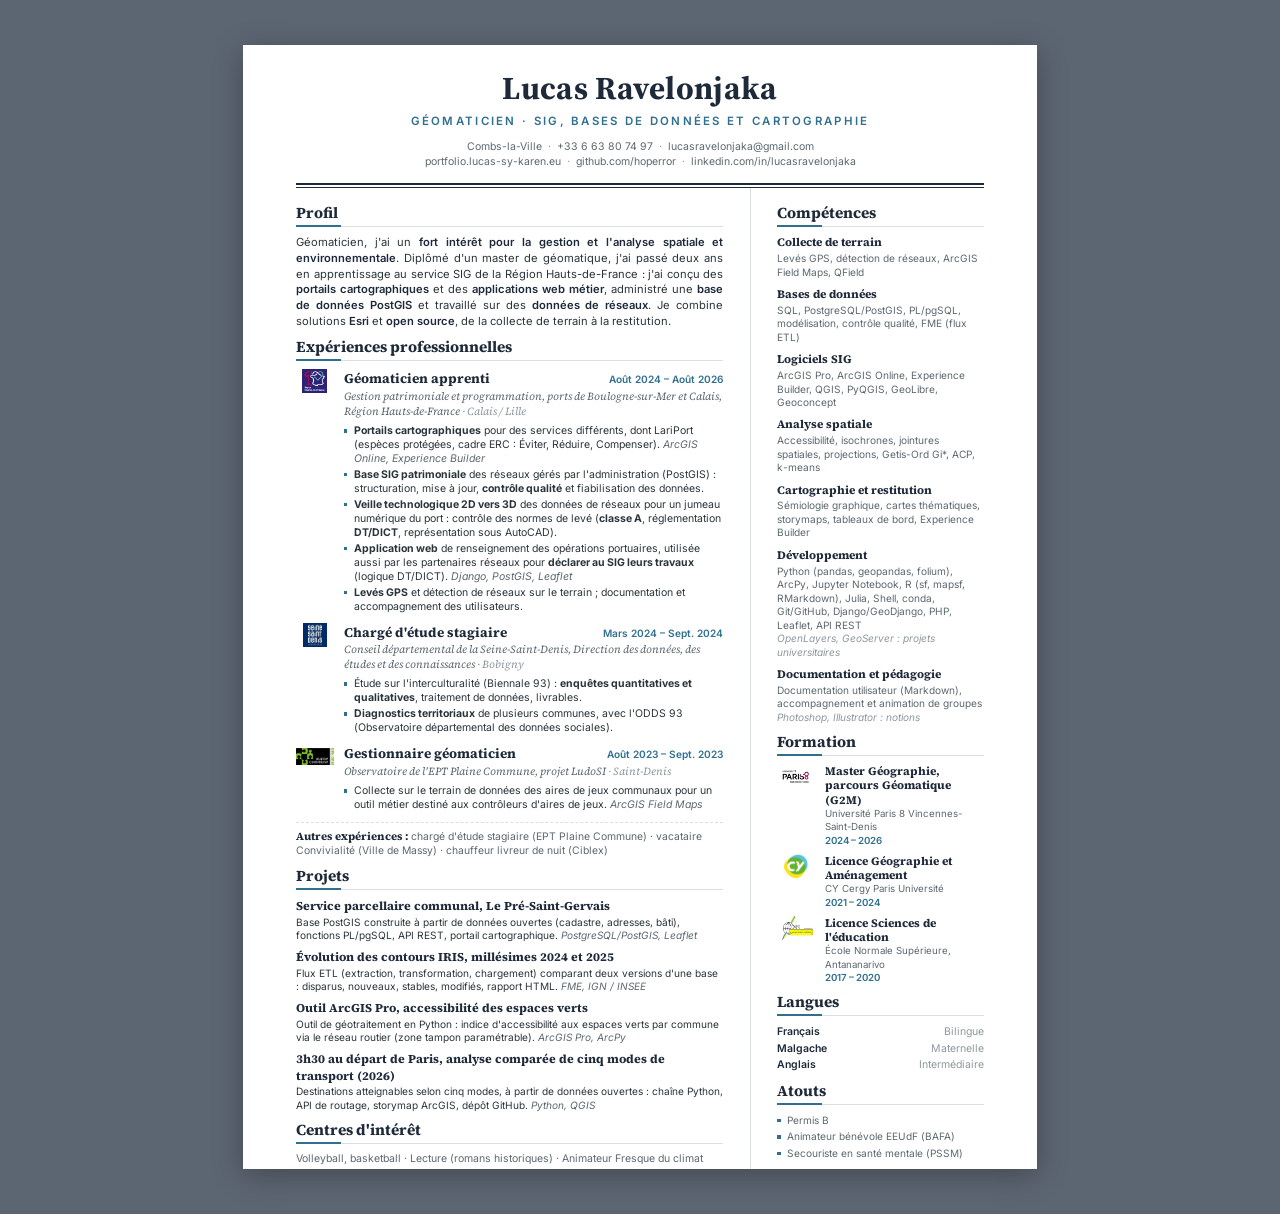
<file: cv.html>
<!DOCTYPE html>
<html lang="fr">
<head>
<meta charset="UTF-8">
<meta name="viewport" content="width=device-width, initial-scale=1.0">
<title>CV, Lucas Ravelonjaka, Géomaticien</title>
<link rel="preconnect" href="https://fonts.googleapis.com">
<link rel="preconnect" href="https://fonts.gstatic.com" crossorigin>
<link href="https://fonts.googleapis.com/css2?family=Source+Serif+4:ital,opsz,wght@0,8..60,400;0,8..60,600;0,8..60,700;1,8..60,400&family=Inter:wght@400;500;600&display=swap" rel="stylesheet">
<style>
  :root{
    --ink:#1E2A3A;
    --accent:#2F6F8F;
    --text:#2A353B;
    --slate:#5C686F;
    --faint:#8D989E;
    --hair:#D9DFE2;
  }
  html,body{ background:#5c6572; margin:0; }
  .page{
    width:210mm; min-height:297mm; margin:12mm auto; background:#fff;
    color:var(--text); font-family:"Inter",sans-serif; line-height:1.38;
    box-shadow:0 6px 28px rgba(0,0,0,.28);
    display:flex; flex-direction:column;
  }
  .page ul{ list-style:none; margin:0; padding:0; }

  .head{ position:relative; text-align:center; padding:7mm 14mm 0; }
  .name{ font-family:"Source Serif 4",Georgia,serif; font-weight:700; font-size:24pt; letter-spacing:.01em; color:var(--ink); line-height:1.05; }
  .title{ font-size:8.6pt; letter-spacing:.2em; text-transform:uppercase; color:var(--accent); font-weight:600; margin-top:2.2mm; }
  .contact{ font-size:7.9pt; color:var(--slate); margin-top:2.4mm; line-height:1.5; }
  .contact a{ color:inherit; text-decoration:none; }
  .contact .sep{ color:var(--faint); margin:0 6px; }
  .dbl{ margin:3.4mm 0 0; border-top:2px solid var(--ink); position:relative; height:3px; }
  .dbl::after{ content:""; position:absolute; left:0; right:0; top:2px; border-top:1px solid var(--ink); }

  .body{ flex:1; display:grid; grid-template-columns:1fr 62mm; padding:0 14mm; column-gap:7mm; }
  .main{ padding:4.5mm 0 0.5mm; }
  .side{ padding:4.5mm 0 0.5mm 7mm; border-left:1px solid var(--hair); }

  .sec{ margin-bottom:2.5mm; }
  .sec:last-child{ margin-bottom:0; }
  .sh{ font-family:"Source Serif 4",Georgia,serif; font-weight:700; font-size:11.5pt; color:var(--ink); line-height:1.1;
    padding-bottom:1.1mm; margin-bottom:2.2mm; border-bottom:1px solid var(--hair); position:relative; }
  .sh::after{ content:""; position:absolute; left:0; bottom:-1px; width:12mm; height:2px; background:var(--accent); }

  .profil{ font-size:8.4pt; line-height:1.4; text-align:justify; margin:0; }
  .profil b{ color:var(--ink); font-weight:600; }

  img.mono{ flex:0 0 auto; width:10mm; height:6.4mm; object-fit:contain; margin-right:2.6mm; }

  .xp{ display:flex; align-items:flex-start; margin-bottom:1.9mm; }
  .xp:last-child{ margin-bottom:0; }
  .xp-c{ flex:1 1 auto; min-width:0; }
  .xp-top{ display:flex; justify-content:space-between; align-items:baseline; gap:8px; }
  .xp-role{ font-family:"Source Serif 4",Georgia,serif; font-weight:700; font-size:10pt; color:var(--ink); }
  .xp-date{ font-size:7.6pt; color:var(--accent); font-weight:600; white-space:nowrap; }
  .xp-org{ font-family:"Source Serif 4",Georgia,serif; font-style:italic; font-size:8.2pt; color:var(--slate); margin:1px 0 1.4mm; }
  .xp-org .loc{ color:var(--faint); }
  .xp-c li{ font-size:7.9pt; color:var(--text); line-height:1.33; padding-left:10px; position:relative; margin-bottom:0.5mm; }
  .xp-c li::before{ content:""; position:absolute; left:0; top:5px; width:3.5px; height:3.5px; background:var(--accent); }
  .tech{ color:var(--slate); font-style:italic; }

  .autres{ font-size:7.8pt; color:var(--slate); margin-top:2mm; padding-top:1.6mm; border-top:1px dashed var(--hair); line-height:1.4; }
  .autres b{ font-family:"Source Serif 4",Georgia,serif; font-weight:700; color:var(--ink); font-size:8.2pt; }
  .proj{ margin-bottom:1.7mm; }
  .proj:last-child{ margin-bottom:0; }
  .proj .t{ font-family:"Source Serif 4",Georgia,serif; font-weight:700; font-size:9pt; color:var(--ink); }
  .proj .d{ font-size:7.6pt; color:var(--text); line-height:1.33; margin-top:1px; }

  .cat{ margin-bottom:2.1mm; }
  .cat:last-child{ margin-bottom:0; }
  .cat .lab{ font-family:"Source Serif 4",Georgia,serif; font-weight:700; font-size:8.6pt; color:var(--ink); }
  .cat .val{ font-size:7.6pt; color:var(--slate); line-height:1.33; margin-top:1px; }
  .cat .val .soft{ display:block; color:var(--faint); font-style:italic; }

  .edu{ display:flex; align-items:flex-start; margin-bottom:1.7mm; }
  .edu:last-child{ margin-bottom:0; }
  .edu .t{ font-family:"Source Serif 4",Georgia,serif; font-weight:700; font-size:8.6pt; color:var(--ink); line-height:1.25; }
  .edu .s{ font-size:7.3pt; color:var(--slate); }
  .edu .d{ font-size:7.3pt; color:var(--accent); font-weight:600; }

  .lang li{ display:flex; justify-content:space-between; font-size:7.9pt; padding:1px 0; color:var(--ink); font-weight:600; }
  .lang li span{ color:var(--faint); font-weight:400; }
  .interets{ font-size:7.9pt; color:var(--slate); margin:0; line-height:1.4; }
  .plain li{ font-size:7.6pt; color:var(--slate); line-height:1.34; padding-left:10px; position:relative; margin-bottom:0.8mm; }
  .plain li::before{ content:""; position:absolute; left:0; top:5px; width:3.5px; height:3.5px; background:var(--accent); }

  @page{ size:A4; margin:0; }
  @media print{
    html,body{ background:#fff; }
    .page{ margin:0; box-shadow:none; min-height:296.6mm; }
    .dbl,.dbl::after,.sh::after,.xp-c li::before,.plain li::before{ -webkit-print-color-adjust:exact; print-color-adjust:exact; }
  }
</style>
</head>
<body>
  <div class="page">

    <header class="head">
      <div class="name">Lucas Ravelonjaka</div>
      <div class="title">Géomaticien · SIG, bases de données et cartographie</div>
      <div class="contact">
        Combs-la-Ville<span class="sep">·</span>+33 6 63 80 74 97<span class="sep">·</span><a href="mailto:lucasravelonjaka@gmail.com">lucasravelonjaka@gmail.com</a><br><a href="https://portfolio.lucas-sy-karen.eu">portfolio.lucas-sy-karen.eu</a><span class="sep">·</span><a href="https://github.com/hoperror">github.com/hoperror</a><span class="sep">·</span><a href="https://www.linkedin.com/in/lucasravelonjaka">linkedin.com/in/lucasravelonjaka</a>
      </div>
      <div class="dbl"></div>
    </header>

    <div class="body">

      <main class="main">

        <section class="sec">
          <div class="sh">Profil</div>
          <p class="profil">Géomaticien, j'ai un <b>fort intérêt pour la gestion et l'analyse spatiale et environnementale</b>. Diplômé d'un master de géomatique, j'ai passé deux ans en apprentissage au service SIG de la Région Hauts-de-France : j'ai conçu des <b>portails cartographiques</b> et des <b>applications web métier</b>, administré une <b>base de données PostGIS</b> et travaillé sur des <b>données de réseaux</b>. Je combine solutions <b>Esri</b> et <b>open source</b>, de la collecte de terrain à la restitution.</p>
        </section>

        <section class="sec">
          <div class="sh">Expériences professionnelles</div>

          <div class="xp">
            <img class="mono" src="assets/logos/hdf.png" onerror="this.style.visibility='hidden'" alt="Région Hauts-de-France">
            <div class="xp-c">
              <div class="xp-top"><div class="xp-role">Géomaticien apprenti</div><div class="xp-date">Août 2024 – Août 2026</div></div>
              <div class="xp-org">Gestion patrimoniale et programmation, ports de Boulogne-sur-Mer et Calais, Région Hauts-de-France <span class="loc">· Calais / Lille</span></div>
              <ul>
                <li><b>Portails cartographiques</b> pour des services différents, dont LariPort (espèces protégées, cadre ERC : Éviter, Réduire, Compenser). <span class="tech">ArcGIS Online, Experience Builder</span></li>
                <li><b>Base SIG patrimoniale</b> des réseaux gérés par l'administration (PostGIS) : structuration, mise à jour, <b>contrôle qualité</b> et fiabilisation des données.</li>
                <li><b>Veille technologique 2D vers 3D</b> des données de réseaux pour un jumeau numérique du port : contrôle des normes de levé (<b>classe A</b>, réglementation <b>DT/DICT</b>, représentation sous AutoCAD).</li>
                <li><b>Application web</b> de renseignement des opérations portuaires, utilisée aussi par les partenaires réseaux pour <b>déclarer au SIG leurs travaux</b> (logique DT/DICT). <span class="tech">Django, PostGIS, Leaflet</span></li>
                <li><b>Levés GPS</b> et détection de réseaux sur le terrain ; documentation et accompagnement des utilisateurs.</li>
              </ul>
            </div>
          </div>

          <div class="xp">
            <img class="mono" src="assets/logos/cd93.png" onerror="this.style.visibility='hidden'" alt="Conseil départemental de la Seine-Saint-Denis">
            <div class="xp-c">
              <div class="xp-top"><div class="xp-role">Chargé d'étude stagiaire</div><div class="xp-date">Mars 2024 – Sept. 2024</div></div>
              <div class="xp-org">Conseil départemental de la Seine-Saint-Denis, Direction des données, des études et des connaissances <span class="loc">· Bobigny</span></div>
              <ul>
                <li>Étude sur l'interculturalité (Biennale 93) : <b>enquêtes quantitatives et qualitatives</b>, traitement de données, livrables.</li>
                <li><b>Diagnostics territoriaux</b> de plusieurs communes, avec l'ODDS 93 (Observatoire départemental des données sociales).</li>
              </ul>
            </div>
          </div>

          <div class="xp">
            <img class="mono" src="assets/logos/plaine_commune.png" onerror="this.style.visibility='hidden'" alt="Plaine Commune">
            <div class="xp-c">
              <div class="xp-top"><div class="xp-role">Gestionnaire géomaticien</div><div class="xp-date">Août 2023 – Sept. 2023</div></div>
              <div class="xp-org">Observatoire de l'EPT Plaine Commune, projet LudoSI <span class="loc">· Saint-Denis</span></div>
              <ul>
                <li>Collecte sur le terrain de données des aires de jeux communaux pour un outil métier destiné aux contrôleurs d'aires de jeux. <span class="tech">ArcGIS Field Maps</span></li>
              </ul>
            </div>
          </div>

          <div class="autres"><b>Autres expériences :</b> chargé d'étude stagiaire (EPT Plaine Commune) · vacataire Convivialité (Ville de Massy) · chauffeur livreur de nuit (Ciblex)</div>
        </section>

        <section class="sec">
          <div class="sh">Projets</div>
          <div class="proj">
            <div class="t">Service parcellaire communal, Le Pré-Saint-Gervais</div>
            <div class="d">Base PostGIS construite à partir de données ouvertes (cadastre, adresses, bâti), fonctions PL/pgSQL, API REST, portail cartographique. <span class="tech">PostgreSQL/PostGIS, Leaflet</span></div>
          </div>
          <div class="proj">
            <div class="t">Évolution des contours IRIS, millésimes 2024 et 2025</div>
            <div class="d">Flux ETL (extraction, transformation, chargement) comparant deux versions d'une base : disparus, nouveaux, stables, modifiés, rapport HTML. <span class="tech">FME, IGN / INSEE</span></div>
          </div>
          <div class="proj">
            <div class="t">Outil ArcGIS Pro, accessibilité des espaces verts</div>
            <div class="d">Outil de géotraitement en Python : indice d'accessibilité aux espaces verts par commune via le réseau routier (zone tampon paramétrable). <span class="tech">ArcGIS Pro, ArcPy</span></div>
          </div>
          <div class="proj">
            <div class="t">3h30 au départ de Paris, analyse comparée de cinq modes de transport (2026)</div>
            <div class="d">Destinations atteignables selon cinq modes, à partir de données ouvertes : chaîne Python, API de routage, storymap ArcGIS, dépôt GitHub. <span class="tech">Python, QGIS</span></div>
          </div>
        </section>



        <section class="sec">
          <div class="sh">Centres d'intérêt</div>
          <p class="interets">Volleyball, basketball · Lecture (romans historiques) · Animateur Fresque du climat</p>
        </section>

      </main>

      <aside class="side">

        <section class="sec">
          <div class="sh">Compétences</div>
          <div class="cat"><div class="lab">Collecte de terrain</div><div class="val">Levés GPS, détection de réseaux, ArcGIS Field Maps, QField</div></div>
          <div class="cat"><div class="lab">Bases de données</div><div class="val">SQL, PostgreSQL/PostGIS, PL/pgSQL, modélisation, contrôle qualité, FME (flux ETL)</div></div>
          <div class="cat"><div class="lab">Logiciels SIG</div><div class="val">ArcGIS Pro, ArcGIS Online, Experience Builder, QGIS, PyQGIS, GeoLibre, Geoconcept</div></div>
          <div class="cat"><div class="lab">Analyse spatiale</div><div class="val">Accessibilité, isochrones, jointures spatiales, projections, Getis-Ord Gi*, ACP, k-means</div></div>
          <div class="cat"><div class="lab">Cartographie et restitution</div><div class="val">Sémiologie graphique, cartes thématiques, storymaps, tableaux de bord, Experience Builder</div></div>
          <div class="cat"><div class="lab">Développement</div><div class="val">Python (pandas, geopandas, folium), ArcPy, Jupyter Notebook, R (sf, mapsf, RMarkdown), Julia, Shell, conda, Git/GitHub, Django/GeoDjango, PHP, Leaflet, API REST<span class="soft">OpenLayers, GeoServer : projets universitaires</span></div></div>
          <div class="cat"><div class="lab">Documentation et pédagogie</div><div class="val">Documentation utilisateur (Markdown), accompagnement et animation de groupes<span class="soft">Photoshop, Illustrator : notions</span></div></div>
        </section>

        <section class="sec">
          <div class="sh">Formation</div>
          <div class="edu">
            <img class="mono" src="assets/logos/paris8.png" onerror="this.style.visibility='hidden'" alt="Université Paris 8">
            <div><div class="t">Master Géographie, parcours Géomatique (G2M)</div><div class="s">Université Paris 8 Vincennes-Saint-Denis</div><div class="d">2024 – 2026</div></div>
          </div>
          <div class="edu">
            <img class="mono" src="assets/logos/cyu.png" onerror="this.style.visibility='hidden'" alt="CY Cergy Paris Université">
            <div><div class="t">Licence Géographie et Aménagement</div><div class="s">CY Cergy Paris Université</div><div class="d">2021 – 2024</div></div>
          </div>
          <div class="edu">
            <img class="mono" src="assets/logos/ens_tana.jpeg" onerror="this.style.visibility='hidden'" alt="ENS Antananarivo">
            <div><div class="t">Licence Sciences de l'éducation</div><div class="s">École Normale Supérieure, Antananarivo</div><div class="d">2017 – 2020</div></div>
          </div>
        </section>

        <section class="sec">
          <div class="sh">Langues</div>
          <ul class="lang">
            <li>Français<span>Bilingue</span></li>
            <li>Malgache<span>Maternelle</span></li>
            <li>Anglais<span>Intermédiaire</span></li>
          </ul>
        </section>

        <section class="sec">
          <div class="sh">Atouts</div>
          <ul class="plain">
            <li>Permis B</li>
            <li>Animateur bénévole EEUdF (BAFA)</li>
            <li>Secouriste en santé mentale (PSSM)</li>
          </ul>
        </section>

      </aside>
    </div>

  </div>
</body>
</html>
</file>
